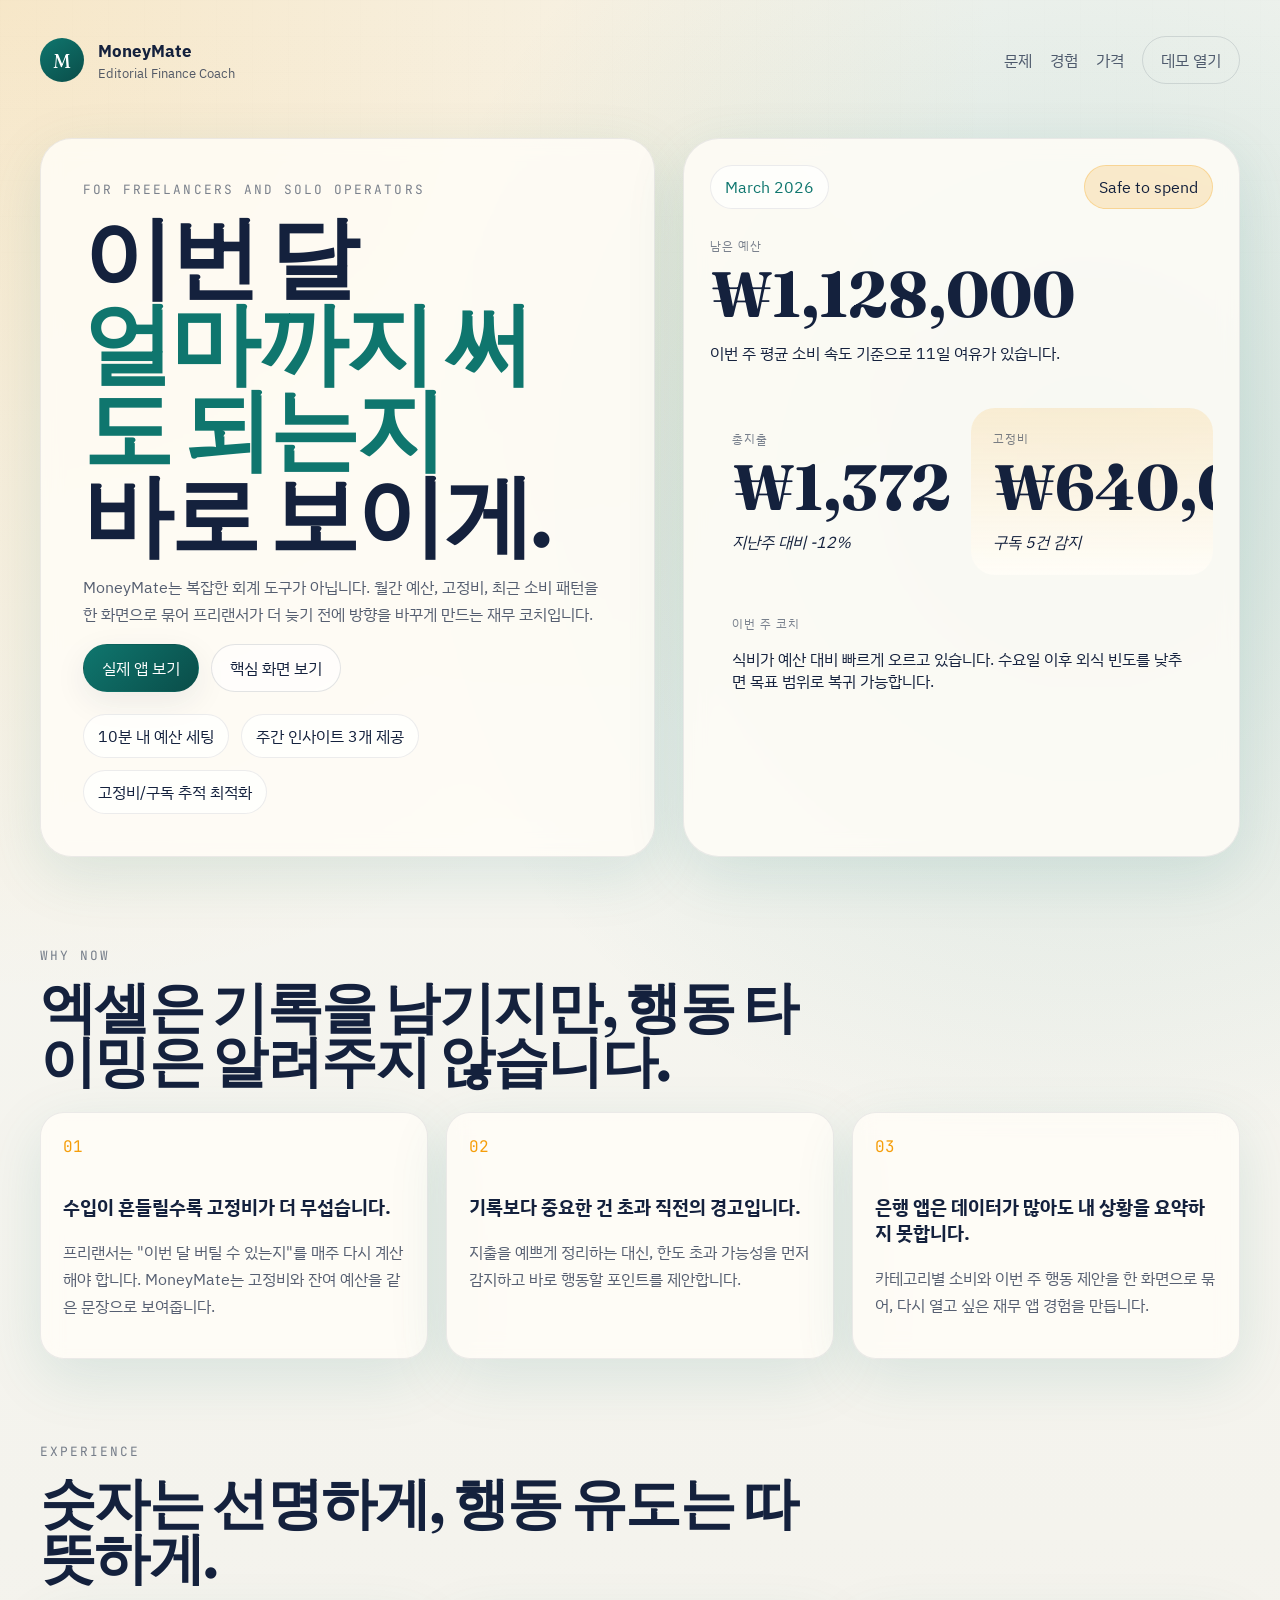
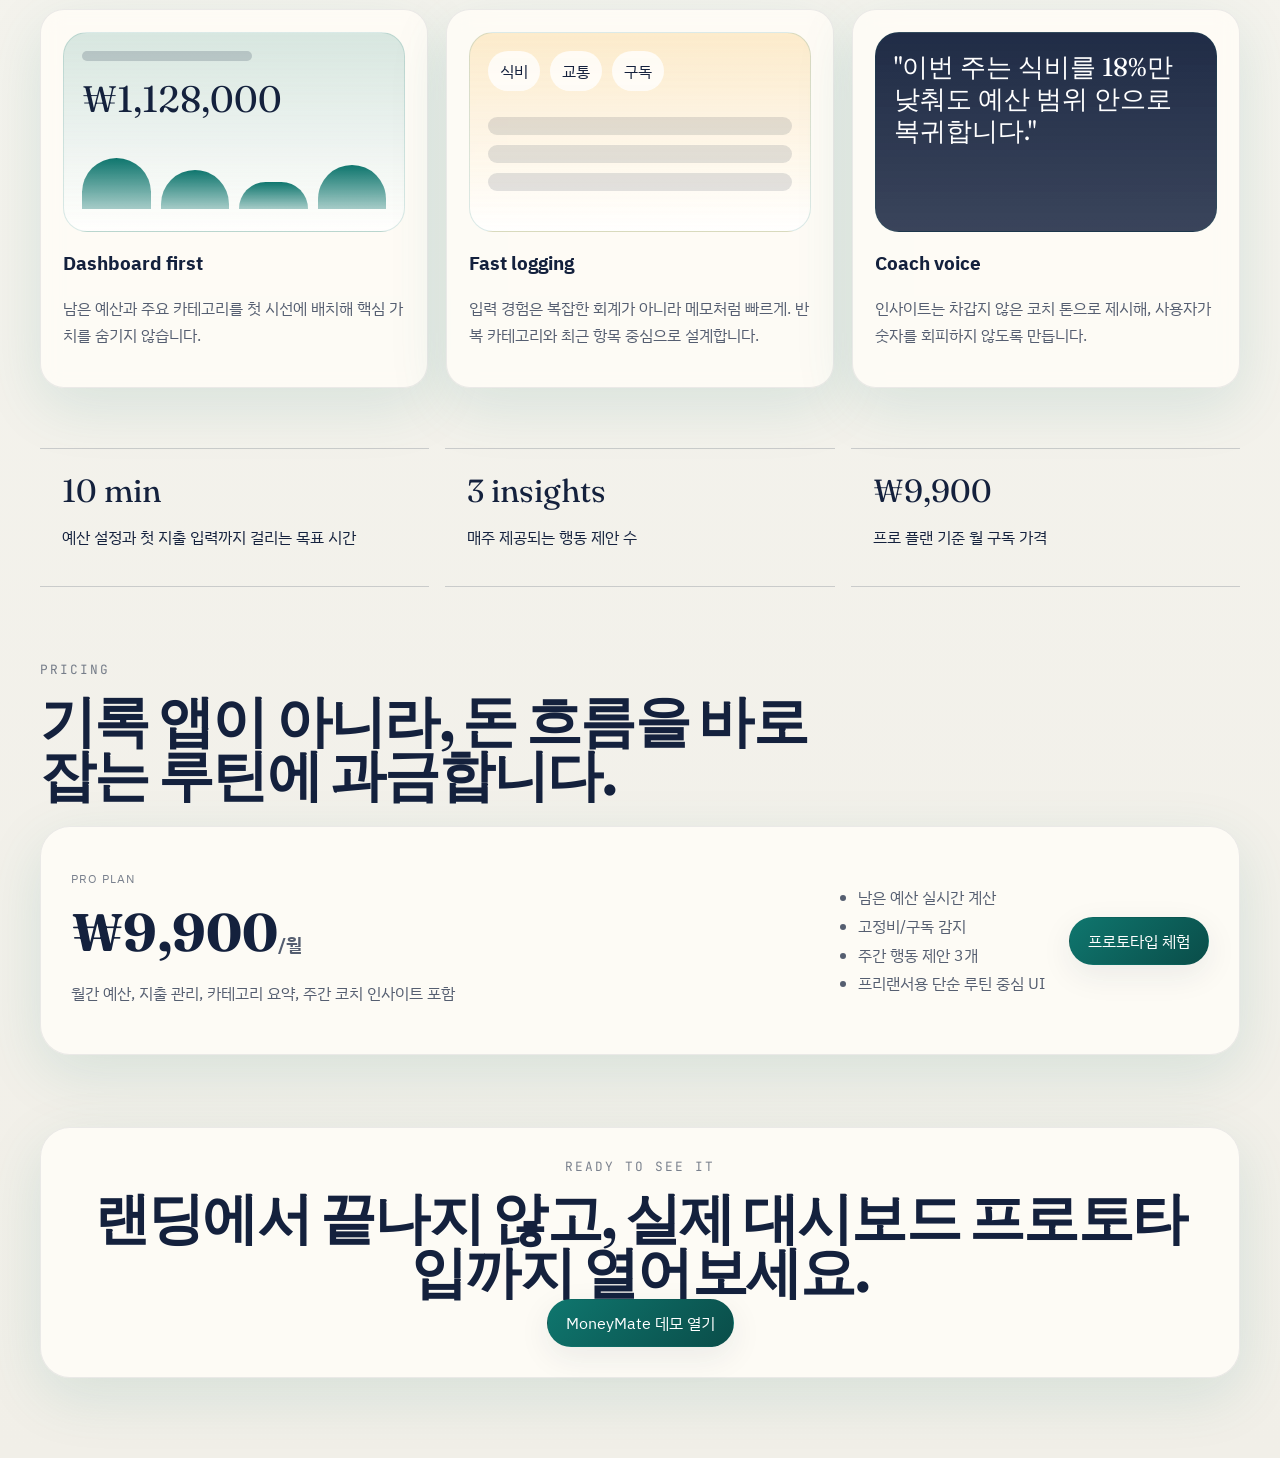
<file: output/examples/moneymate/site/index.html>
<!DOCTYPE html>
<html lang="ko">
  <head>
    <meta charset="UTF-8" />
    <meta name="viewport" content="width=device-width, initial-scale=1.0" />
    <title>MoneyMate | Editorial Finance Coach</title>
    <meta
      name="description"
      content="프리랜서와 1인 사업자를 위한 구독형 개인 재무 코치 MoneyMate 랜딩 페이지"
    />
    <link rel="preconnect" href="https://fonts.googleapis.com" />
    <link rel="preconnect" href="https://fonts.gstatic.com" crossorigin />
    <link
      href="https://fonts.googleapis.com/css2?family=Fraunces:opsz,wght@9..144,600;9..144,700&family=IBM+Plex+Sans+KR:wght@400;500;600;700&family=JetBrains+Mono:wght@500&display=swap"
      rel="stylesheet"
    />
    <link rel="stylesheet" href="./styles.css" />
  </head>
  <body class="theme-paper">
    <div class="page-shell">
      <header class="topbar">
        <a class="brand" href="./index.html">
          <span class="brand-mark">M</span>
          <span class="brand-copy">
            <strong>MoneyMate</strong>
            <small>Editorial Finance Coach</small>
          </span>
        </a>
        <nav class="topnav">
          <a href="#problem">문제</a>
          <a href="#experience">경험</a>
          <a href="#pricing">가격</a>
          <a class="nav-cta" href="./app.html">데모 열기</a>
        </nav>
      </header>

      <main>
        <section class="hero">
          <div class="hero-copy reveal-up">
            <p class="eyebrow">FOR FREELANCERS AND SOLO OPERATORS</p>
            <h1>
              이번 달
              <span>얼마까지 써도 되는지</span>
              바로 보이게.
            </h1>
            <p class="hero-text">
              MoneyMate는 복잡한 회계 도구가 아닙니다. 월간 예산, 고정비,
              최근 소비 패턴을 한 화면으로 묶어 프리랜서가 더 늦기 전에
              방향을 바꾸게 만드는 재무 코치입니다.
            </p>
            <div class="hero-actions">
              <a class="button button-primary" href="./app.html">실제 앱 보기</a>
              <a class="button button-secondary" href="#experience">핵심 화면 보기</a>
            </div>
            <ul class="trust-strip">
              <li>10분 내 예산 세팅</li>
              <li>주간 인사이트 3개 제공</li>
              <li>고정비/구독 추적 최적화</li>
            </ul>
          </div>

          <div class="hero-panel reveal-up delay-1">
            <div class="hero-panel-header">
              <span class="chip chip-soft">March 2026</span>
              <span class="chip chip-accent">Safe to spend</span>
            </div>
            <div class="hero-balance">
              <small>남은 예산</small>
              <strong>₩1,128,000</strong>
              <p>이번 주 평균 소비 속도 기준으로 11일 여유가 있습니다.</p>
            </div>
            <div class="hero-grid">
              <article class="metric-card">
                <span>총지출</span>
                <strong>₩1,372,000</strong>
                <em>지난주 대비 -12%</em>
              </article>
              <article class="metric-card warm">
                <span>고정비</span>
                <strong>₩640,000</strong>
                <em>구독 5건 감지</em>
              </article>
              <article class="metric-card tall">
                <span>이번 주 코치</span>
                <p>
                  식비가 예산 대비 빠르게 오르고 있습니다. 수요일 이후 외식
                  빈도를 낮추면 목표 범위로 복귀 가능합니다.
                </p>
              </article>
            </div>
          </div>
        </section>

        <section class="problem-section" id="problem">
          <div class="section-heading reveal-up">
            <p class="eyebrow">WHY NOW</p>
            <h2>엑셀은 기록을 남기지만, 행동 타이밍은 알려주지 않습니다.</h2>
          </div>
          <div class="problem-grid">
            <article class="story-card reveal-up">
              <span class="story-index">01</span>
              <h3>수입이 흔들릴수록 고정비가 더 무섭습니다.</h3>
              <p>
                프리랜서는 "이번 달 버틸 수 있는지"를 매주 다시 계산해야 합니다.
                MoneyMate는 고정비와 잔여 예산을 같은 문장으로 보여줍니다.
              </p>
            </article>
            <article class="story-card reveal-up delay-1">
              <span class="story-index">02</span>
              <h3>기록보다 중요한 건 초과 직전의 경고입니다.</h3>
              <p>
                지출을 예쁘게 정리하는 대신, 한도 초과 가능성을 먼저 감지하고
                바로 행동할 포인트를 제안합니다.
              </p>
            </article>
            <article class="story-card reveal-up delay-2">
              <span class="story-index">03</span>
              <h3>은행 앱은 데이터가 많아도 내 상황을 요약하지 못합니다.</h3>
              <p>
                카테고리별 소비와 이번 주 행동 제안을 한 화면으로 묶어,
                다시 열고 싶은 재무 앱 경험을 만듭니다.
              </p>
            </article>
          </div>
        </section>

        <section class="experience-section" id="experience">
          <div class="section-heading reveal-up">
            <p class="eyebrow">EXPERIENCE</p>
            <h2>숫자는 선명하게, 행동 유도는 따뜻하게.</h2>
          </div>
          <div class="experience-layout">
            <article class="experience-card reveal-up">
              <div class="screen-mini">
                <div class="screen-bar"></div>
                <div class="screen-balance">₩1,128,000</div>
                <div class="screen-chart">
                  <span style="--bar: 72%"></span>
                  <span style="--bar: 54%"></span>
                  <span style="--bar: 38%"></span>
                  <span style="--bar: 61%"></span>
                </div>
              </div>
              <h3>Dashboard first</h3>
              <p>
                남은 예산과 주요 카테고리를 첫 시선에 배치해 핵심 가치를
                숨기지 않습니다.
              </p>
            </article>
            <article class="experience-card reveal-up delay-1">
              <div class="screen-mini soft">
                <div class="screen-tags">
                  <span>식비</span>
                  <span>교통</span>
                  <span>구독</span>
                </div>
                <div class="screen-form-lines">
                  <span></span>
                  <span></span>
                  <span></span>
                </div>
              </div>
              <h3>Fast logging</h3>
              <p>
                입력 경험은 복잡한 회계가 아니라 메모처럼 빠르게. 반복 카테고리와
                최근 항목 중심으로 설계합니다.
              </p>
            </article>
            <article class="experience-card reveal-up delay-2">
              <div class="screen-mini deep">
                <div class="insight-quote">
                  "이번 주는 식비를 18%만 낮춰도 예산 범위 안으로 복귀합니다."
                </div>
              </div>
              <h3>Coach voice</h3>
              <p>
                인사이트는 차갑지 않은 코치 톤으로 제시해, 사용자가 숫자를 회피하지
                않도록 만듭니다.
              </p>
            </article>
          </div>
        </section>

        <section class="stats-band">
          <article>
            <span>10 min</span>
            <p>예산 설정과 첫 지출 입력까지 걸리는 목표 시간</p>
          </article>
          <article>
            <span>3 insights</span>
            <p>매주 제공되는 행동 제안 수</p>
          </article>
          <article>
            <span>₩9,900</span>
            <p>프로 플랜 기준 월 구독 가격</p>
          </article>
        </section>

        <section class="pricing-section" id="pricing">
          <div class="section-heading reveal-up">
            <p class="eyebrow">PRICING</p>
            <h2>기록 앱이 아니라, 돈 흐름을 바로잡는 루틴에 과금합니다.</h2>
          </div>
          <div class="pricing-card reveal-up delay-1">
            <div>
              <p class="price-label">PRO PLAN</p>
              <h3>₩9,900<span>/월</span></h3>
              <p class="price-copy">
                월간 예산, 지출 관리, 카테고리 요약, 주간 코치 인사이트 포함
              </p>
            </div>
            <ul class="price-list">
              <li>남은 예산 실시간 계산</li>
              <li>고정비/구독 감지</li>
              <li>주간 행동 제안 3개</li>
              <li>프리랜서용 단순 루틴 중심 UI</li>
            </ul>
            <a class="button button-primary" href="./app.html">프로토타입 체험</a>
          </div>
        </section>

        <section class="closing-cta reveal-up">
          <p class="eyebrow">READY TO SEE IT</p>
          <h2>랜딩에서 끝나지 않고, 실제 대시보드 프로토타입까지 열어보세요.</h2>
          <a class="button button-primary" href="./app.html">MoneyMate 데모 열기</a>
        </section>
      </main>
    </div>

    <script src="./script.js"></script>
  </body>
</html>
</file>
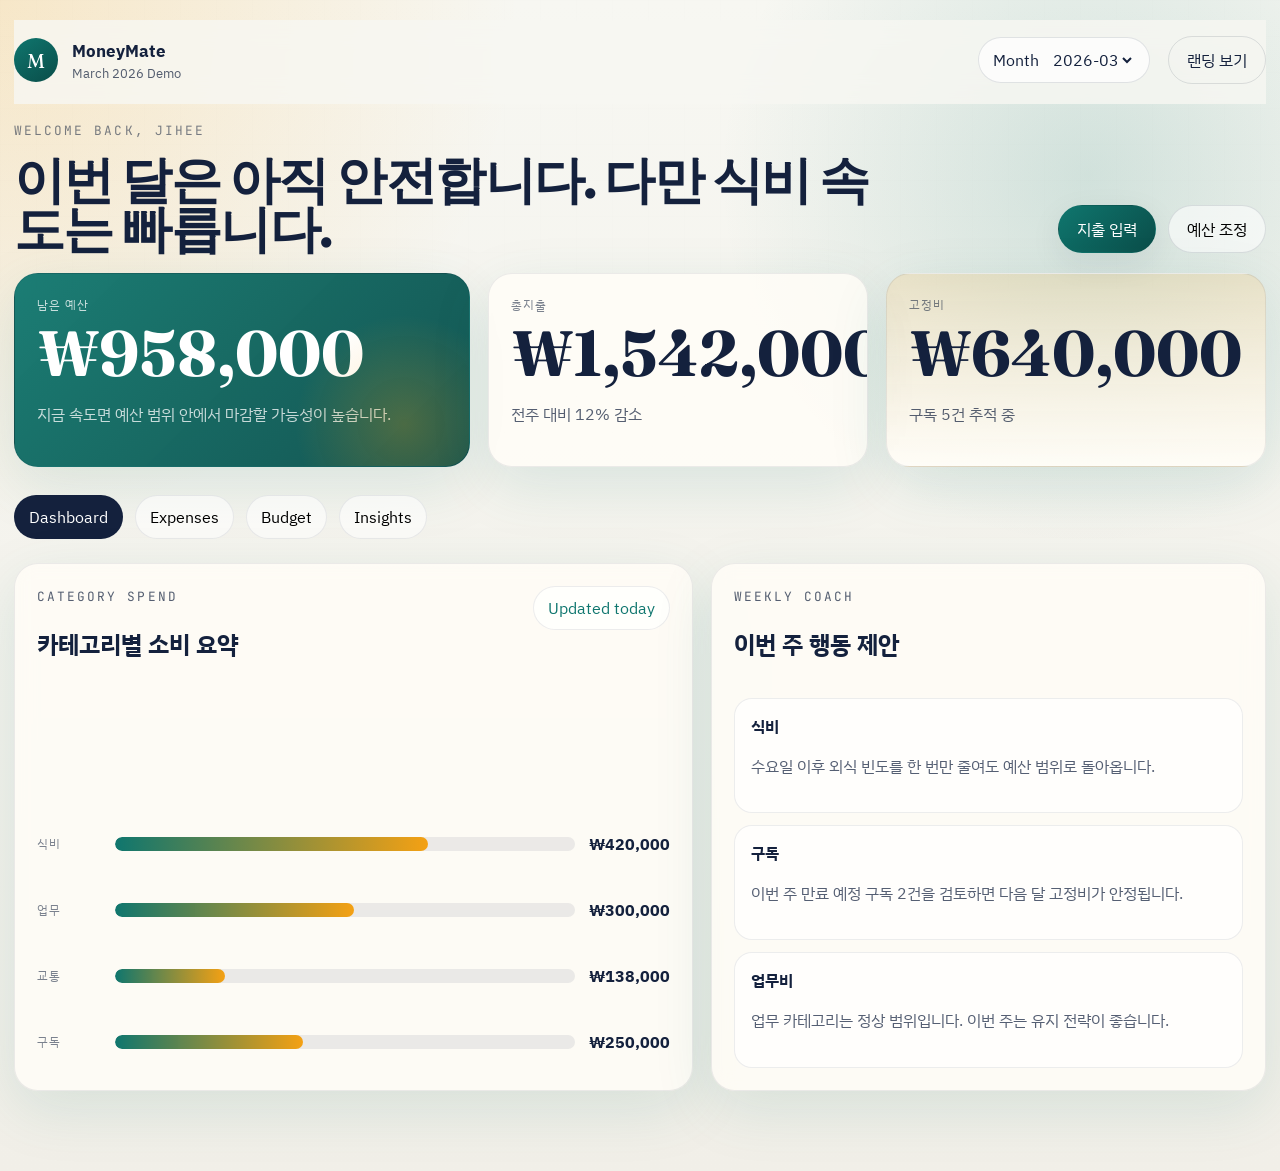
<file: output/examples/moneymate/site/app.html>
<!DOCTYPE html>
<html lang="ko">
  <head>
    <meta charset="UTF-8" />
    <meta name="viewport" content="width=device-width, initial-scale=1.0" />
    <title>MoneyMate Demo App</title>
    <link rel="preconnect" href="https://fonts.googleapis.com" />
    <link rel="preconnect" href="https://fonts.gstatic.com" crossorigin />
    <link
      href="https://fonts.googleapis.com/css2?family=Fraunces:opsz,wght@9..144,600;9..144,700&family=IBM+Plex+Sans+KR:wght@400;500;600;700&family=JetBrains+Mono:wght@500&display=swap"
      rel="stylesheet"
    />
    <link rel="stylesheet" href="./styles.css" />
  </head>
  <body class="theme-paper app-body">
    <div class="page-shell app-shell">
      <header class="topbar app-topbar">
        <a class="brand" href="./index.html">
          <span class="brand-mark">M</span>
          <span class="brand-copy">
            <strong>MoneyMate</strong>
            <small>March 2026 Demo</small>
          </span>
        </a>
        <div class="app-actions">
          <label class="month-picker">
            <span>Month</span>
            <select id="month-select">
              <option>2026-03</option>
              <option>2026-02</option>
              <option>2026-01</option>
            </select>
          </label>
          <a class="nav-cta" href="./index.html">랜딩 보기</a>
        </div>
      </header>

      <main class="app-main">
        <section class="app-hero reveal-up">
          <div>
            <p class="eyebrow">WELCOME BACK, JIHEE</p>
            <h1>이번 달은 아직 안전합니다. 다만 식비 속도는 빠릅니다.</h1>
          </div>
          <div class="hero-actions">
            <button class="button button-primary" data-tab-target="expenses">
              지출 입력
            </button>
            <button class="button button-secondary" data-tab-target="budget">
              예산 조정
            </button>
          </div>
        </section>

        <section class="summary-grid reveal-up delay-1">
          <article class="summary-card summary-card-primary">
            <span>남은 예산</span>
            <strong id="remaining-budget">₩1,128,000</strong>
            <p id="pace-copy">지금 속도면 예산 범위 안에서 마감할 가능성이 높습니다.</p>
          </article>
          <article class="summary-card">
            <span>총지출</span>
            <strong id="spent-total">₩1,372,000</strong>
            <p>전주 대비 12% 감소</p>
          </article>
          <article class="summary-card warm">
            <span>고정비</span>
            <strong>₩640,000</strong>
            <p>구독 5건 추적 중</p>
          </article>
        </section>

        <div class="tab-strip reveal-up delay-2">
          <button class="tab-chip is-active" data-tab="dashboard">Dashboard</button>
          <button class="tab-chip" data-tab="expenses">Expenses</button>
          <button class="tab-chip" data-tab="budget">Budget</button>
          <button class="tab-chip" data-tab="insights">Insights</button>
        </div>

        <section class="app-grid">
          <div class="app-panel tab-panel is-active" data-panel="dashboard">
            <div class="panel-grid">
              <article class="panel-card chart-card reveal-up">
                <div class="panel-heading">
                  <div>
                    <p class="eyebrow">CATEGORY SPEND</p>
                    <h2>카테고리별 소비 요약</h2>
                  </div>
                  <span class="chip chip-soft">Updated today</span>
                </div>
                <div class="bars" id="category-bars">
                  <div class="bar-row">
                    <span>식비</span>
                    <div class="bar-track"><i style="width: 68%"></i></div>
                    <strong>₩420,000</strong>
                  </div>
                  <div class="bar-row">
                    <span>업무</span>
                    <div class="bar-track"><i style="width: 52%"></i></div>
                    <strong>₩300,000</strong>
                  </div>
                  <div class="bar-row">
                    <span>교통</span>
                    <div class="bar-track"><i style="width: 24%"></i></div>
                    <strong>₩138,000</strong>
                  </div>
                  <div class="bar-row">
                    <span>구독</span>
                    <div class="bar-track"><i style="width: 41%"></i></div>
                    <strong>₩250,000</strong>
                  </div>
                </div>
              </article>

              <article class="panel-card insights-card reveal-up delay-1">
                <div class="panel-heading">
                  <div>
                    <p class="eyebrow">WEEKLY COACH</p>
                    <h2>이번 주 행동 제안</h2>
                  </div>
                </div>
                <ul class="insight-list" id="insight-list">
                  <li>
                    <strong>식비</strong>
                    <p>수요일 이후 외식 빈도를 한 번만 줄여도 예산 범위로 돌아옵니다.</p>
                  </li>
                  <li>
                    <strong>구독</strong>
                    <p>이번 주 만료 예정 구독 2건을 검토하면 다음 달 고정비가 안정됩니다.</p>
                  </li>
                  <li>
                    <strong>업무비</strong>
                    <p>업무 카테고리는 정상 범위입니다. 이번 주는 유지 전략이 좋습니다.</p>
                  </li>
                </ul>
              </article>
            </div>
          </div>

          <div class="app-panel tab-panel" data-panel="expenses">
            <div class="panel-grid two-column">
              <article class="panel-card reveal-up">
                <div class="panel-heading">
                  <div>
                    <p class="eyebrow">RECENT EXPENSES</p>
                    <h2>지출 내역</h2>
                  </div>
                </div>
                <div class="expense-list" id="expense-list">
                  <article class="expense-item">
                    <div>
                      <strong>점심 미팅</strong>
                      <span>식비 · 2026-03-06</span>
                    </div>
                    <em>₩28,000</em>
                  </article>
                  <article class="expense-item">
                    <div>
                      <strong>Figma 구독</strong>
                      <span>구독 · 2026-03-05</span>
                    </div>
                    <em>₩24,000</em>
                  </article>
                  <article class="expense-item">
                    <div>
                      <strong>택시 이동</strong>
                      <span>교통 · 2026-03-05</span>
                    </div>
                    <em>₩19,800</em>
                  </article>
                </div>
              </article>

              <article class="panel-card warm reveal-up delay-1">
                <div class="panel-heading">
                  <div>
                    <p class="eyebrow">QUICK ADD</p>
                    <h2>빠른 지출 입력</h2>
                  </div>
                </div>
                <form class="expense-form" id="expense-form">
                  <label>
                    항목명
                    <input type="text" id="expense-title" placeholder="예: 저녁 식사" required />
                  </label>
                  <label>
                    카테고리
                    <select id="expense-category">
                      <option>식비</option>
                      <option>업무</option>
                      <option>교통</option>
                      <option>구독</option>
                    </select>
                  </label>
                  <label>
                    금액
                    <input type="number" id="expense-amount" min="1000" step="1000" value="18000" required />
                  </label>
                  <label>
                    날짜
                    <input type="date" id="expense-date" value="2026-03-08" required />
                  </label>
                  <button class="button button-primary" type="submit">지출 추가</button>
                  <p class="form-hint" id="form-hint">입력 후 대시보드 수치가 즉시 갱신됩니다.</p>
                </form>
              </article>
            </div>
          </div>

          <div class="app-panel tab-panel" data-panel="budget">
            <article class="panel-card reveal-up">
              <div class="panel-heading">
                <div>
                  <p class="eyebrow">BUDGET SETTING</p>
                  <h2>월간 예산 조정</h2>
                </div>
              </div>
              <form class="budget-form" id="budget-form">
                <label>
                  이번 달 예산 한도
                  <input type="number" id="budget-limit" min="500000" step="10000" value="2500000" />
                </label>
                <div class="budget-preview">
                  <span>예상 잔여 예산</span>
                  <strong id="budget-preview-value">₩1,128,000</strong>
                </div>
                <button class="button button-primary" type="submit">예산 저장</button>
              </form>
            </article>
          </div>

          <div class="app-panel tab-panel" data-panel="insights">
            <article class="panel-card deep reveal-up">
              <div class="panel-heading">
                <div>
                  <p class="eyebrow">INSIGHT BOARD</p>
                  <h2>이번 주 재무 코치 리포트</h2>
                </div>
              </div>
              <div class="insight-board">
                <blockquote>
                  "이번 주 식비 속도만 조금 눌러도, 이번 달은 안전하게 마무리할
                  수 있습니다."
                </blockquote>
                <div class="insight-grid">
                  <article>
                    <span>위험 구간</span>
                    <strong>식비</strong>
                    <p>주 후반 지출 비중이 높습니다.</p>
                  </article>
                  <article>
                    <span>안정 구간</span>
                    <strong>업무비</strong>
                    <p>예산 대비 지출 속도가 정상입니다.</p>
                  </article>
                  <article>
                    <span>이번 주 제안</span>
                    <strong>구독 점검</strong>
                    <p>중복 구독 1건만 정리해도 다음 달 고정비가 줄어듭니다.</p>
                  </article>
                </div>
              </div>
            </article>
          </div>
        </section>
      </main>
    </div>

    <script src="./script.js"></script>
  </body>
</html>
</file>
<file: output/examples/moneymate/site/styles.css>
:root {
  --color-primary: #0f766e;
  --color-primary-deep: #0a4d49;
  --color-secondary: #f59e0b;
  --color-surface: #f7f7f2;
  --color-surface-strong: #fffdf7;
  --color-text: #14213d;
  --color-text-soft: rgba(20, 33, 61, 0.72);
  --color-line: rgba(20, 33, 61, 0.12);
  --color-success: #2e7d32;
  --color-warning: #c2410c;
  --shadow-card: 0 18px 60px rgba(15, 118, 110, 0.12);
  --shadow-soft: 0 10px 32px rgba(20, 33, 61, 0.08);
  --radius-xl: 32px;
  --radius-lg: 20px;
  --radius-md: 16px;
  --space-1: 4px;
  --space-2: 8px;
  --space-3: 16px;
  --space-4: 24px;
  --space-5: 40px;
  --space-6: 64px;
  --font-display: "Fraunces", "Times New Roman", serif;
  --font-heading: "IBM Plex Sans KR", "Malgun Gothic", sans-serif;
  --font-body: "IBM Plex Sans KR", "Malgun Gothic", sans-serif;
  --font-mono: "JetBrains Mono", monospace;
}

* {
  box-sizing: border-box;
}

html {
  scroll-behavior: smooth;
}

body {
  margin: 0;
  font-family: var(--font-body);
  color: var(--color-text);
  background:
    radial-gradient(circle at top left, rgba(245, 158, 11, 0.18), transparent 30%),
    radial-gradient(circle at 85% 15%, rgba(15, 118, 110, 0.16), transparent 25%),
    linear-gradient(180deg, #f7f7f2 0%, #f1efe8 100%);
}

body::before {
  content: "";
  position: fixed;
  inset: 0;
  pointer-events: none;
  opacity: 0.35;
  background-image:
    linear-gradient(rgba(20, 33, 61, 0.03) 1px, transparent 1px),
    linear-gradient(90deg, rgba(20, 33, 61, 0.03) 1px, transparent 1px);
  background-size: 36px 36px;
  mask-image: linear-gradient(180deg, rgba(0, 0, 0, 0.48), transparent 92%);
}

a {
  color: inherit;
  text-decoration: none;
}

button,
input,
select {
  font: inherit;
}

.page-shell {
  width: min(1200px, calc(100% - 32px));
  margin: 0 auto;
  padding: 20px 0 80px;
  position: relative;
  z-index: 1;
}

.topbar {
  display: flex;
  align-items: center;
  justify-content: space-between;
  gap: 24px;
  padding: 16px 0 20px;
}

.brand {
  display: inline-flex;
  align-items: center;
  gap: 14px;
}

.brand-mark {
  width: 44px;
  height: 44px;
  display: grid;
  place-items: center;
  border-radius: 50%;
  background: linear-gradient(145deg, var(--color-primary), var(--color-primary-deep));
  color: #fff;
  font-family: var(--font-display);
  font-size: 1.25rem;
}

.brand-copy {
  display: flex;
  flex-direction: column;
  gap: 2px;
}

.brand-copy strong {
  font-size: 1.05rem;
}

.brand-copy small {
  color: var(--color-text-soft);
}

.topnav,
.app-actions {
  display: flex;
  align-items: center;
  gap: 18px;
}

.topnav a {
  color: var(--color-text-soft);
}

.nav-cta,
.button {
  border: 1px solid var(--color-line);
  border-radius: 999px;
  padding: 12px 18px;
  transition: transform 180ms ease, box-shadow 180ms ease, background-color 180ms ease;
}

.nav-cta:hover,
.button:hover,
.tab-chip:hover {
  transform: translateY(-2px);
}

.button {
  display: inline-flex;
  align-items: center;
  justify-content: center;
  gap: 8px;
  cursor: pointer;
}

.button-primary {
  background: linear-gradient(135deg, var(--color-primary), var(--color-primary-deep));
  color: #fff;
  border-color: transparent;
  box-shadow: var(--shadow-soft);
}

.button-secondary {
  background: rgba(255, 255, 255, 0.58);
}

.hero {
  display: grid;
  grid-template-columns: 1.05fr 0.95fr;
  gap: 28px;
  align-items: stretch;
  padding: 34px 0 48px;
}

.hero-copy,
.hero-panel,
.story-card,
.experience-card,
.pricing-card,
.summary-card,
.panel-card,
.closing-cta {
  background: rgba(255, 253, 247, 0.84);
  backdrop-filter: blur(10px);
  border: 1px solid rgba(20, 33, 61, 0.08);
  box-shadow: var(--shadow-card);
}

.hero-copy {
  border-radius: var(--radius-xl);
  padding: 42px;
}

.hero-copy h1,
.section-heading h2,
.closing-cta h2,
.app-hero h1 {
  margin: 0;
  font-family: var(--font-display);
  line-height: 0.96;
  letter-spacing: -0.03em;
}

.hero-copy h1 {
  font-size: clamp(3.1rem, 7vw, 6rem);
}

.hero-copy h1 span {
  color: var(--color-primary);
  display: block;
}

.hero-text,
.price-copy,
.story-card p,
.experience-card p,
.summary-card p,
.panel-card p,
.insight-list p {
  color: var(--color-text-soft);
  line-height: 1.7;
}

.eyebrow {
  margin: 0 0 16px;
  font-size: 0.8rem;
  letter-spacing: 0.16em;
  font-family: var(--font-mono);
  color: rgba(20, 33, 61, 0.56);
}

.hero-actions,
.trust-strip,
.tab-strip {
  display: flex;
  gap: 12px;
  flex-wrap: wrap;
}

.trust-strip {
  margin: 22px 0 0;
  padding: 0;
  list-style: none;
}

.trust-strip li,
.chip,
.tab-chip {
  border-radius: 999px;
  padding: 10px 14px;
  border: 1px solid rgba(20, 33, 61, 0.08);
  background: rgba(255, 255, 255, 0.62);
}

.hero-panel {
  border-radius: 36px;
  padding: 26px;
  position: relative;
  overflow: hidden;
}

.hero-panel::after,
.summary-card-primary::after,
.panel-card.deep::after {
  content: "";
  position: absolute;
  inset: auto -10% -35% auto;
  width: 220px;
  height: 220px;
  background: radial-gradient(circle, rgba(245, 158, 11, 0.24), transparent 70%);
  pointer-events: none;
}

.hero-panel-header,
.panel-heading {
  display: flex;
  align-items: start;
  justify-content: space-between;
  gap: 16px;
}

.chip-soft {
  color: var(--color-primary);
}

.chip-accent {
  background: rgba(245, 158, 11, 0.18);
  border-color: rgba(245, 158, 11, 0.28);
}

.hero-balance {
  padding: 28px 0;
}

.hero-balance small,
.summary-card span,
.metric-card span,
.price-label,
.bar-row span,
.expense-item span,
.budget-preview span,
.insight-grid span {
  display: block;
  color: rgba(20, 33, 61, 0.56);
  text-transform: uppercase;
  letter-spacing: 0.08em;
  font-size: 0.78rem;
}

.hero-balance strong,
.summary-card strong,
.metric-card strong,
.price-card h3,
.screen-balance {
  display: block;
  font-family: var(--font-display);
  font-size: clamp(2.6rem, 5vw, 4.6rem);
  line-height: 1;
  margin: 8px 0 12px;
}

.hero-grid,
.panel-grid,
.experience-layout,
.problem-grid,
.summary-grid,
.insight-grid {
  display: grid;
  gap: 18px;
}

.hero-grid {
  grid-template-columns: repeat(2, minmax(0, 1fr));
}

.metric-card,
.story-card,
.experience-card,
.summary-card,
.panel-card {
  border-radius: 24px;
  padding: 22px;
  position: relative;
  overflow: hidden;
}

.metric-card.warm,
.summary-card.warm,
.panel-card.warm {
  background: linear-gradient(180deg, rgba(245, 158, 11, 0.14), rgba(255, 253, 247, 0.92));
}

.metric-card.tall {
  grid-column: span 2;
}

.section-heading {
  max-width: 780px;
  margin-bottom: 24px;
}

.section-heading h2,
.closing-cta h2 {
  font-size: clamp(2rem, 4.4vw, 3.7rem);
}

.problem-section,
.experience-section,
.pricing-section {
  padding: 42px 0;
}

.problem-grid {
  grid-template-columns: repeat(3, minmax(0, 1fr));
}

.story-index {
  display: inline-block;
  font-family: var(--font-mono);
  color: var(--color-secondary);
  margin-bottom: 18px;
}

.experience-layout {
  grid-template-columns: repeat(3, minmax(0, 1fr));
}

.screen-mini {
  min-height: 200px;
  border-radius: 24px;
  padding: 18px;
  margin-bottom: 18px;
  background: linear-gradient(180deg, rgba(15, 118, 110, 0.16), rgba(255, 255, 255, 0.75));
  border: 1px solid rgba(15, 118, 110, 0.15);
}

.screen-mini.soft {
  background: linear-gradient(180deg, rgba(245, 158, 11, 0.18), rgba(255, 255, 255, 0.86));
}

.screen-mini.deep {
  background: linear-gradient(180deg, rgba(20, 33, 61, 0.95), rgba(20, 33, 61, 0.84));
  color: #fff;
}

.screen-bar {
  width: 56%;
  height: 10px;
  border-radius: 999px;
  background: rgba(20, 33, 61, 0.18);
}

.screen-balance {
  font-size: 2.3rem;
  margin: 20px 0;
}

.screen-chart {
  display: flex;
  align-items: end;
  gap: 10px;
  height: 72px;
}

.screen-chart span {
  flex: 1;
  border-radius: 999px 999px 10px 10px;
  background: linear-gradient(180deg, var(--color-primary), rgba(15, 118, 110, 0.36));
  height: var(--bar);
}

.screen-tags,
.screen-form-lines {
  display: flex;
  gap: 10px;
  flex-wrap: wrap;
}

.screen-tags span {
  padding: 9px 12px;
  border-radius: 999px;
  background: rgba(255, 255, 255, 0.76);
}

.screen-form-lines {
  margin-top: 26px;
  flex-direction: column;
}

.screen-form-lines span {
  display: block;
  height: 18px;
  border-radius: 999px;
  background: rgba(20, 33, 61, 0.12);
}

.insight-quote {
  font-family: var(--font-display);
  line-height: 1.25;
  font-size: 1.6rem;
}

.stats-band {
  display: grid;
  grid-template-columns: repeat(3, minmax(0, 1fr));
  gap: 16px;
  margin: 18px 0 32px;
}

.stats-band article {
  padding: 22px;
  border-top: 1px solid rgba(20, 33, 61, 0.18);
  border-bottom: 1px solid rgba(20, 33, 61, 0.18);
}

.stats-band span {
  display: block;
  font-family: var(--font-display);
  font-size: 2rem;
}

.pricing-card,
.closing-cta {
  border-radius: 30px;
  padding: 30px;
}

.pricing-card {
  display: grid;
  grid-template-columns: 1fr auto auto;
  gap: 24px;
  align-items: center;
}

.pricing-card h3 {
  margin: 4px 0 8px;
  font-size: 3.3rem;
  font-family: var(--font-display);
}

.pricing-card h3 span {
  font-size: 1.1rem;
  color: var(--color-text-soft);
  font-family: var(--font-body);
}

.price-list {
  margin: 0;
  padding-left: 18px;
  color: var(--color-text-soft);
  line-height: 1.8;
}

.closing-cta {
  margin-top: 30px;
  text-align: center;
}

.app-body {
  min-height: 100vh;
}

.app-shell {
  width: min(1320px, calc(100% - 28px));
}

.app-topbar {
  position: sticky;
  top: 0;
  z-index: 10;
  background: rgba(247, 247, 242, 0.82);
  backdrop-filter: blur(12px);
}

.month-picker {
  display: inline-flex;
  align-items: center;
  gap: 10px;
  padding: 10px 14px;
  border-radius: 999px;
  background: rgba(255, 255, 255, 0.74);
  border: 1px solid var(--color-line);
}

.month-picker select,
.expense-form input,
.expense-form select,
.budget-form input {
  border: none;
  background: transparent;
  color: var(--color-text);
  outline: none;
}

.app-main {
  display: grid;
  gap: 20px;
}

.app-hero {
  display: flex;
  align-items: end;
  justify-content: space-between;
  gap: 20px;
  padding-top: 18px;
}

.app-hero h1 {
  font-size: clamp(2.3rem, 4vw, 4.2rem);
  max-width: 880px;
}

.summary-grid {
  grid-template-columns: 1.2fr 1fr 1fr;
}

.summary-card-primary {
  background: linear-gradient(135deg, rgba(15, 118, 110, 0.95), rgba(10, 77, 73, 0.96));
  color: #fff;
}

.summary-card-primary span,
.summary-card-primary p {
  color: rgba(255, 255, 255, 0.76);
}

.tab-strip {
  margin: 8px 0 4px;
}

.tab-chip {
  cursor: pointer;
  background: rgba(255, 255, 255, 0.58);
}

.tab-chip.is-active {
  background: var(--color-text);
  color: #fff;
}

.app-grid,
.tab-panel {
  display: grid;
}

.tab-panel {
  display: none;
}

.tab-panel.is-active {
  display: grid;
}

.panel-grid {
  grid-template-columns: 1.1fr 0.9fr;
}

.panel-grid.two-column {
  grid-template-columns: 1fr 0.95fr;
}

.chart-card,
.insights-card,
.expense-form,
.budget-form {
  display: grid;
  gap: 18px;
}

.bars {
  display: grid;
  gap: 14px;
}

.bar-row {
  display: grid;
  grid-template-columns: 64px 1fr auto;
  align-items: center;
  gap: 14px;
}

.bar-track {
  height: 14px;
  border-radius: 999px;
  background: rgba(20, 33, 61, 0.08);
  overflow: hidden;
}

.bar-track i {
  display: block;
  height: 100%;
  border-radius: inherit;
  background: linear-gradient(90deg, var(--color-primary), rgba(245, 158, 11, 0.96));
}

.insight-list,
.expense-list {
  display: grid;
  gap: 12px;
  padding: 0;
  list-style: none;
  margin: 0;
}

.insight-list li,
.expense-item,
.insight-grid article {
  padding: 16px;
  border-radius: 18px;
  background: rgba(255, 255, 255, 0.66);
  border: 1px solid rgba(20, 33, 61, 0.08);
}

.expense-item {
  display: flex;
  align-items: center;
  justify-content: space-between;
  gap: 16px;
}

.expense-item strong,
.insight-grid strong {
  display: block;
  margin-bottom: 6px;
}

.expense-item em {
  font-style: normal;
  font-family: var(--font-display);
  font-size: 1.2rem;
}

.expense-form label,
.budget-form label {
  display: grid;
  gap: 8px;
  color: var(--color-text-soft);
}

.expense-form input,
.expense-form select,
.budget-form input {
  padding: 14px 16px;
  border-radius: 16px;
  border: 1px solid rgba(20, 33, 61, 0.1);
  background: rgba(255, 255, 255, 0.9);
}

.budget-preview {
  padding: 18px;
  border-radius: 20px;
  background: rgba(15, 118, 110, 0.09);
  border: 1px solid rgba(15, 118, 110, 0.1);
}

.budget-preview strong {
  display: block;
  margin-top: 8px;
  font-family: var(--font-display);
  font-size: 2.2rem;
}

.form-hint {
  margin: 0;
  color: var(--color-success);
}

.panel-card.deep {
  background: linear-gradient(180deg, rgba(20, 33, 61, 0.95), rgba(18, 28, 53, 0.96));
  color: #fff;
}

.panel-card.deep .eyebrow,
.panel-card.deep p,
.panel-card.deep span {
  color: rgba(255, 255, 255, 0.68);
}

.insight-board {
  display: grid;
  gap: 22px;
}

.insight-board blockquote {
  margin: 0;
  font-family: var(--font-display);
  font-size: clamp(1.8rem, 3vw, 3rem);
  line-height: 1.15;
}

.insight-grid {
  grid-template-columns: repeat(3, minmax(0, 1fr));
}

.reveal-up {
  opacity: 0;
  transform: translateY(24px);
  animation: reveal-up 700ms cubic-bezier(0.2, 0.8, 0.2, 1) forwards;
}

.delay-1 {
  animation-delay: 110ms;
}

.delay-2 {
  animation-delay: 220ms;
}

@keyframes reveal-up {
  to {
    opacity: 1;
    transform: translateY(0);
  }
}

@media (max-width: 980px) {
  .hero,
  .pricing-card,
  .summary-grid,
  .panel-grid,
  .panel-grid.two-column,
  .problem-grid,
  .experience-layout,
  .stats-band,
  .insight-grid {
    grid-template-columns: 1fr;
  }

  .app-hero,
  .topbar,
  .topnav,
  .app-actions {
    flex-direction: column;
    align-items: flex-start;
  }

  .topnav {
    gap: 10px;
  }
}

@media (max-width: 720px) {
  .page-shell,
  .app-shell {
    width: min(100% - 20px, 100%);
  }

  .hero-copy,
  .hero-panel,
  .story-card,
  .experience-card,
  .summary-card,
  .panel-card,
  .pricing-card,
  .closing-cta {
    padding: 20px;
    border-radius: 22px;
  }

  .hero-copy h1 {
    font-size: 2.9rem;
  }

  .hero-balance strong,
  .summary-card strong {
    font-size: 2.6rem;
  }

  .hero-grid {
    grid-template-columns: 1fr;
  }

  .metric-card.tall {
    grid-column: auto;
  }

  .bar-row {
    grid-template-columns: 56px 1fr;
  }

  .bar-row strong {
    grid-column: 2;
    justify-self: end;
  }
}
</file>
